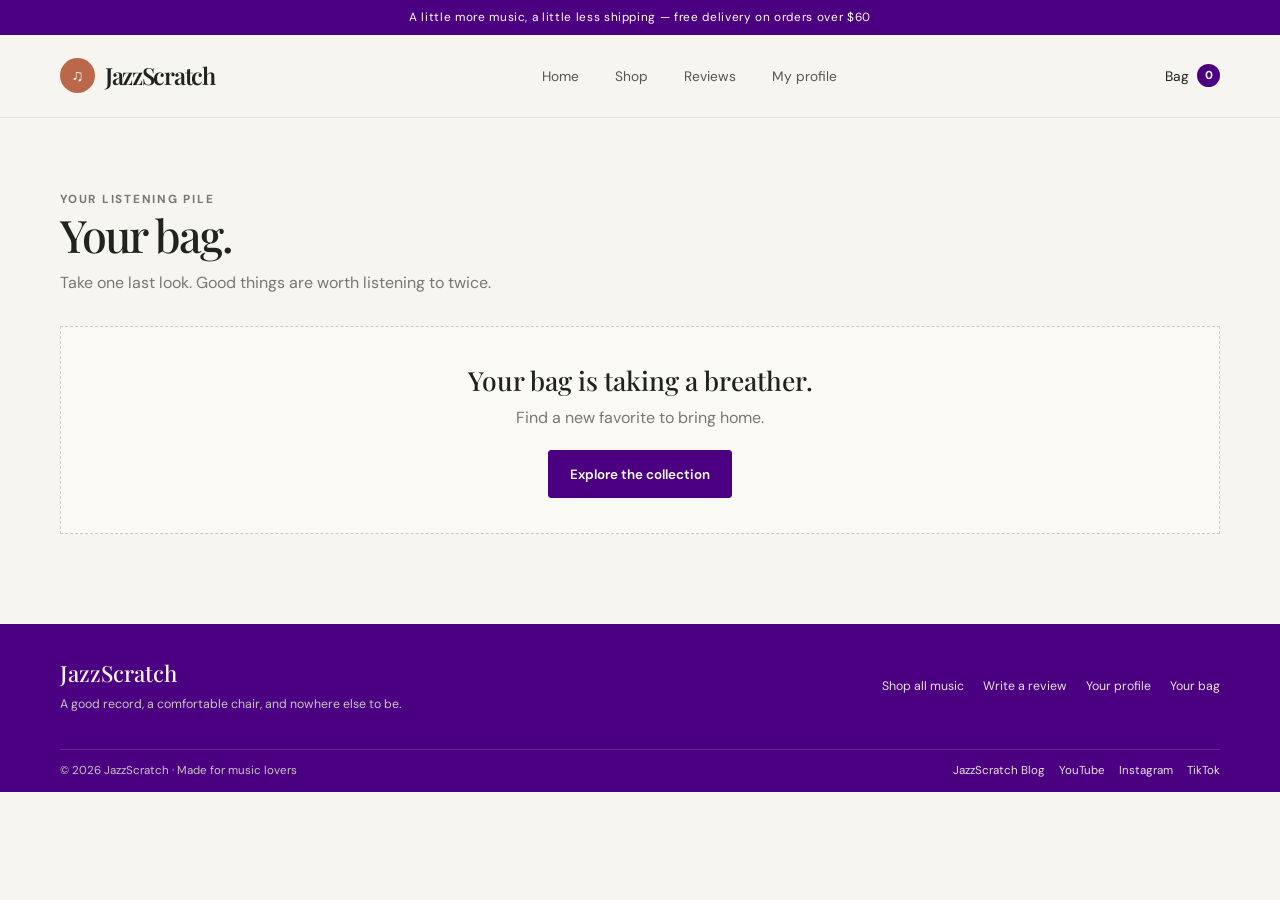
<file: cart.html>
<!doctype html>
<html lang="en">
<head>
  <meta charset="utf-8">
  <meta name="viewport" content="width=device-width, initial-scale=1">
  <meta name="theme-color" content="#4B0082">
  <meta name="description" content="Review your JazzScratch shopping bag.">
  <title>Your bag — JazzScratch</title>
  <link rel="stylesheet" href="styles.css">
  <script defer src="products.js"></script>
  <script defer src="app.js"></script>
</head>
<body>
  <div class="announcement">A little more music, a little less shipping — free delivery on orders over $60</div>
  <header class="site-header"><div class="shell header-inner">
    <a class="brand" href="index.html" aria-label="JazzScratch home"><span class="brand-mark" aria-hidden="true">♫</span><span class="brand-name">JazzScratch</span></a>
    <nav class="main-nav" data-main-nav aria-label="Main navigation"><a href="index.html">Home</a><a href="products.html">Shop</a><a href="product-review.html">Reviews</a><a href="profile.html">My profile</a></nav>
    <div class="header-actions"><a class="cart-link" href="cart.html" aria-current="page">Bag <span class="cart-count" data-cart-count aria-label="0 items in cart">0</span></a><button class="menu-toggle" data-menu-toggle type="button" aria-label="Open navigation" aria-expanded="false">☰</button></div>
  </div></header>
  <main class="shell page-main">
    <header class="page-heading"><p class="eyebrow">Your listening pile</p><h1>Your bag.</h1><p>Take one last look. Good things are worth listening to twice.</p></header>
    <div data-cart-content></div>
  </main>
  <footer class="site-footer"><div class="shell footer-inner"><div><a class="footer-brand" href="index.html">JazzScratch</a><p class="footer-copy">A good record, a comfortable chair, and nowhere else to be.</p></div><nav class="footer-links" aria-label="Footer navigation"><a href="products.html">Shop all music</a><a href="product-review.html">Write a review</a><a href="profile.html">Your profile</a><a href="cart.html">Your bag</a></nav></div><div class="shell footer-bottom"><div class="footer-bottom-inner"><span>© 2026 JazzScratch · Made for music lovers</span><nav class="social-links" aria-label="Social media"><a href="#">JazzScratch Blog</a><a href="#">YouTube</a><a href="#">Instagram</a><a href="#">TikTok</a></nav></div></div></footer>
</body>
</html>
</file>
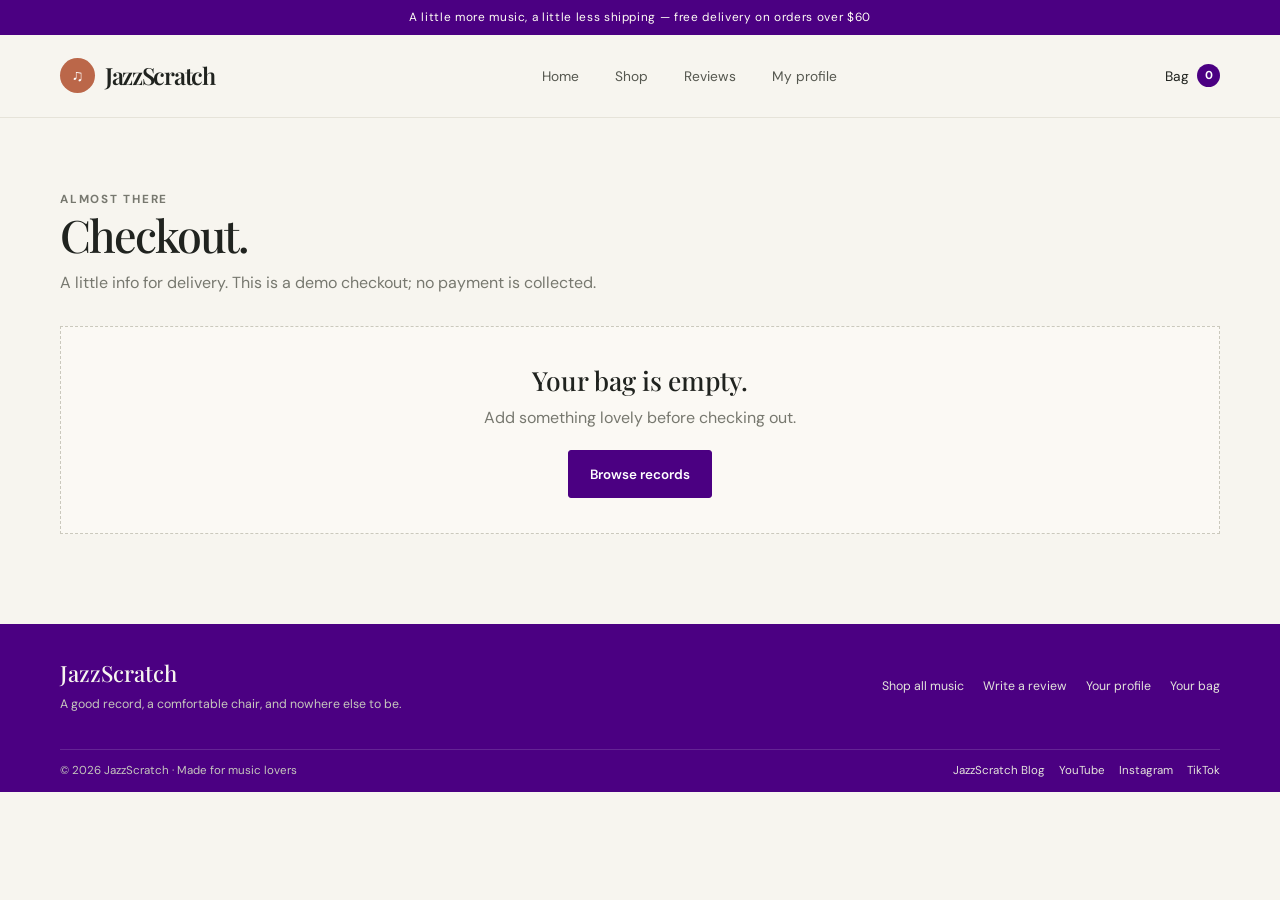
<file: checkout.html>
<!doctype html>
<html lang="en">
<head>
  <meta charset="utf-8">
  <meta name="viewport" content="width=device-width, initial-scale=1">
  <meta name="theme-color" content="#4B0082">
  <meta name="description" content="Complete your JazzScratch demo checkout.">
  <title>Checkout — JazzScratch</title>
  <link rel="stylesheet" href="styles.css">
  <script defer src="products.js"></script>
  <script defer src="app.js"></script>
</head>
<body>
  <div class="announcement">A little more music, a little less shipping — free delivery on orders over $60</div>
  <header class="site-header"><div class="shell header-inner">
    <a class="brand" href="index.html" aria-label="JazzScratch home"><span class="brand-mark" aria-hidden="true">♫</span><span class="brand-name">JazzScratch</span></a>
    <nav class="main-nav" data-main-nav aria-label="Main navigation"><a href="index.html">Home</a><a href="products.html">Shop</a><a href="product-review.html">Reviews</a><a href="profile.html">My profile</a></nav>
    <div class="header-actions"><a class="cart-link" href="cart.html">Bag <span class="cart-count" data-cart-count aria-label="0 items in cart">0</span></a><button class="menu-toggle" data-menu-toggle type="button" aria-label="Open navigation" aria-expanded="false">☰</button></div>
  </div></header>
  <main class="shell page-main">
    <header class="page-heading"><p class="eyebrow">Almost there</p><h1>Checkout.</h1><p>A little info for delivery. This is a demo checkout; no payment is collected.</p></header>
    <div data-checkout-content>
      <div class="checkout-layout">
        <form class="content-card" data-checkout-form>
          <h2 class="serif" style="margin-top:0">Delivery details</h2>
          <div class="form-grid">
            <div class="form-field full"><label for="checkout-name">Full name</label><input class="field" id="checkout-name" name="name" autocomplete="name" required></div>
            <div class="form-field full"><label for="checkout-email">Email address</label><input class="field" id="checkout-email" name="email" type="email" autocomplete="email" required></div>
            <div class="form-field full"><label for="checkout-address">Street address</label><input class="field" id="checkout-address" name="address" autocomplete="street-address" required></div>
            <div class="form-field"><label for="checkout-city">City</label><input class="field" id="checkout-city" name="city" autocomplete="address-level2" required></div>
            <div class="form-field"><label for="checkout-postcode">Postal code</label><input class="field" id="checkout-postcode" name="postcode" autocomplete="postal-code" required></div>
          </div>
          <button class="button form-submit" type="submit">Place demo order</button>
          <p class="summary-note">No real payment will be taken.</p>
        </form>
        <aside class="content-card summary-card" data-checkout-summary></aside>
      </div>
    </div>
  </main>
  <footer class="site-footer"><div class="shell footer-inner"><div><a class="footer-brand" href="index.html">JazzScratch</a><p class="footer-copy">A good record, a comfortable chair, and nowhere else to be.</p></div><nav class="footer-links" aria-label="Footer navigation"><a href="products.html">Shop all music</a><a href="product-review.html">Write a review</a><a href="profile.html">Your profile</a><a href="cart.html">Your bag</a></nav></div><div class="shell footer-bottom"><div class="footer-bottom-inner"><span>© 2026 JazzScratch · Made for music lovers</span><nav class="social-links" aria-label="Social media"><a href="#">JazzScratch Blog</a><a href="#">YouTube</a><a href="#">Instagram</a><a href="#">TikTok</a></nav></div></div></footer>
</body>
</html>
</file>
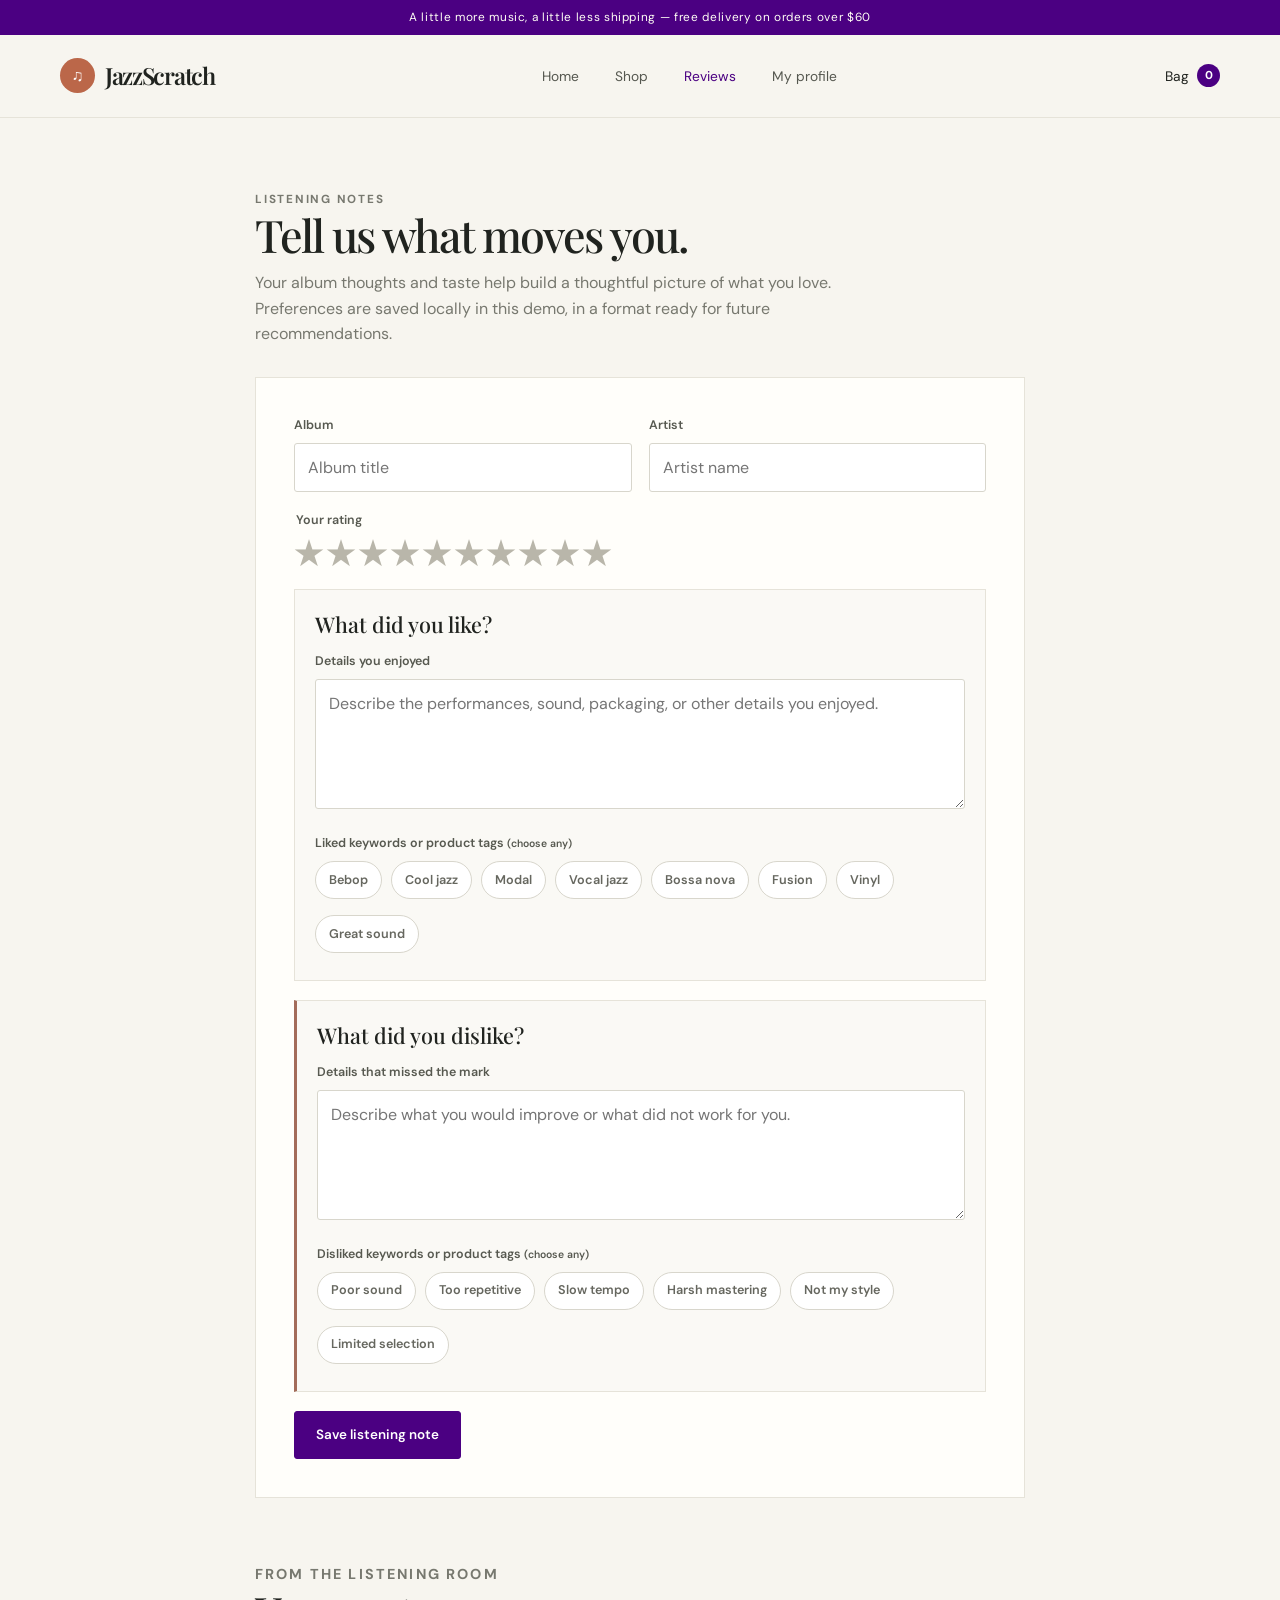
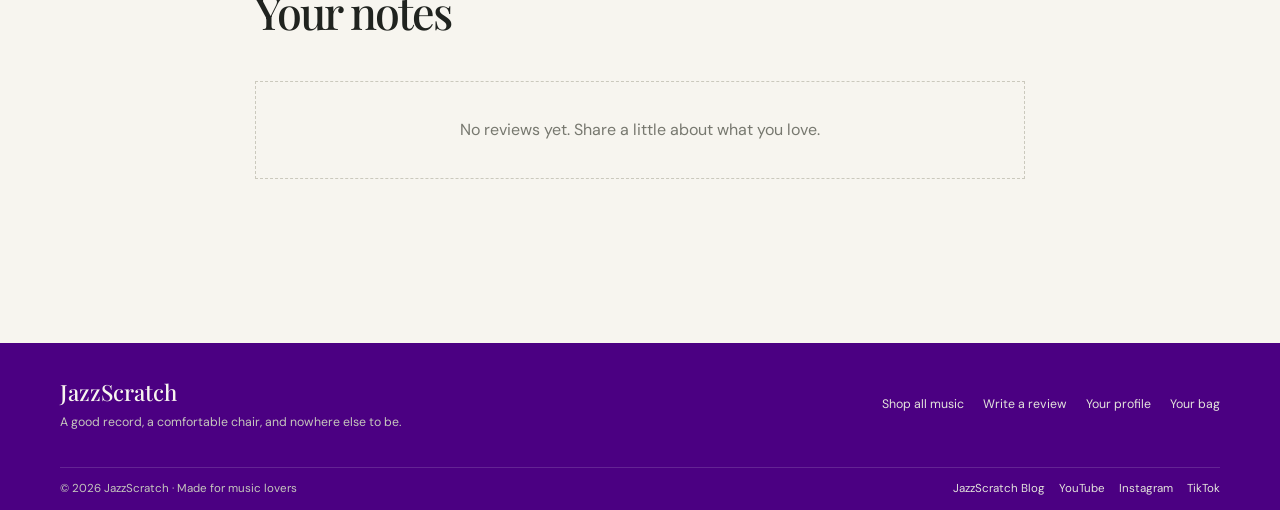
<file: product-review.html>
<!doctype html>
<html lang="en">
<head>
  <meta charset="utf-8">
  <meta name="viewport" content="width=device-width, initial-scale=1">
  <meta name="theme-color" content="#4B0082">
  <meta name="description" content="Share a jazz review, rating, likes, dislikes, and product tags with JazzScratch.">
  <title>Reviews & listening notes — JazzScratch</title>
  <link rel="stylesheet" href="styles.css">
  <script defer src="products.js"></script>
  <script defer src="app.js"></script>
</head>
<body>
  <div class="announcement">A little more music, a little less shipping — free delivery on orders over $60</div>
  <header class="site-header"><div class="shell header-inner">
    <a class="brand" href="index.html" aria-label="JazzScratch home"><span class="brand-mark" aria-hidden="true">♫</span><span class="brand-name">JazzScratch</span></a>
    <nav class="main-nav" data-main-nav aria-label="Main navigation"><a href="index.html">Home</a><a href="products.html">Shop</a><a href="product-review.html">Reviews</a><a href="profile.html">My profile</a></nav>
    <div class="header-actions"><a class="cart-link" href="cart.html">Bag <span class="cart-count" data-cart-count aria-label="0 items in cart">0</span></a><button class="menu-toggle" data-menu-toggle type="button" aria-label="Open navigation" aria-expanded="false">☰</button></div>
  </div></header>
  <main class="shell page-main">
    <header class="page-heading review-shell"><p class="eyebrow">Listening notes</p><h1>Tell us what moves you.</h1><p>Your album thoughts and taste help build a thoughtful picture of what you love. Preferences are saved locally in this demo, in a format ready for future recommendations.</p></header>
    <section class="content-card review-shell">
      <form class="review-fields" data-review-form>
        <div class="form-grid">
          <div class="form-field"><label for="review-album">Album</label><input class="field" id="review-album" name="album" required placeholder="Album title"></div>
          <div class="form-field"><label for="review-artist">Artist</label><input class="field" id="review-artist" name="artist" required placeholder="Artist name"></div>
        </div>
        <fieldset class="form-field star-rating-field">
          <legend class="filter-label">Your rating</legend>
          <div class="star-rating" role="radiogroup" aria-label="Rating from 1 to 10 stars">
            <input type="radio" id="rating-1" name="rating" value="1"><label for="rating-1" title="1 star">★</label>
            <input type="radio" id="rating-2" name="rating" value="2"><label for="rating-2" title="2 stars">★</label>
            <input type="radio" id="rating-3" name="rating" value="3"><label for="rating-3" title="3 stars">★</label>
            <input type="radio" id="rating-4" name="rating" value="4"><label for="rating-4" title="4 stars">★</label>
            <input type="radio" id="rating-5" name="rating" value="5"><label for="rating-5" title="5 stars">★</label>
            <input type="radio" id="rating-6" name="rating" value="6"><label for="rating-6" title="6 stars">★</label>
            <input type="radio" id="rating-7" name="rating" value="7"><label for="rating-7" title="7 stars">★</label>
            <input type="radio" id="rating-8" name="rating" value="8"><label for="rating-8" title="8 stars">★</label>
            <input type="radio" id="rating-9" name="rating" value="9"><label for="rating-9" title="9 stars">★</label>
            <input type="radio" id="rating-10" name="rating" value="10" required><label for="rating-10" title="10 stars">★</label>
          </div>
        </fieldset>
        <section class="review-section" aria-labelledby="liked-heading">
          <div class="form-field">
            <h2 id="liked-heading">What did you like?</h2>
            <label for="review-liked">Details you enjoyed</label>
            <textarea class="textarea" id="review-liked" name="liked" maxlength="1200" placeholder="Describe the performances, sound, packaging, or other details you enjoyed."></textarea>
          </div>
          <div class="form-field">
            <span class="filter-label">Liked keywords or product tags <small>(choose any)</small></span>
            <div class="choice-grid">
              <label class="choice"><input type="checkbox" name="liked-tag" value="Bebop"><span>Bebop</span></label>
              <label class="choice"><input type="checkbox" name="liked-tag" value="Cool jazz"><span>Cool jazz</span></label>
              <label class="choice"><input type="checkbox" name="liked-tag" value="Modal"><span>Modal</span></label>
              <label class="choice"><input type="checkbox" name="liked-tag" value="Vocal jazz"><span>Vocal jazz</span></label>
              <label class="choice"><input type="checkbox" name="liked-tag" value="Bossa nova"><span>Bossa nova</span></label>
              <label class="choice"><input type="checkbox" name="liked-tag" value="Fusion"><span>Fusion</span></label>
              <label class="choice"><input type="checkbox" name="liked-tag" value="Vinyl"><span>Vinyl</span></label>
              <label class="choice"><input type="checkbox" name="liked-tag" value="Great sound"><span>Great sound</span></label>
            </div>
          </div>
        </section>
        <section class="review-section review-section-disliked" aria-labelledby="disliked-heading">
          <div class="form-field">
            <h2 id="disliked-heading">What did you dislike?</h2>
            <label for="review-disliked">Details that missed the mark</label>
            <textarea class="textarea" id="review-disliked" name="disliked" maxlength="1200" placeholder="Describe what you would improve or what did not work for you."></textarea>
          </div>
          <div class="form-field">
            <span class="filter-label">Disliked keywords or product tags <small>(choose any)</small></span>
            <div class="choice-grid">
              <label class="choice choice-disliked"><input type="checkbox" name="disliked-tag" value="Poor sound"><span>Poor sound</span></label>
              <label class="choice choice-disliked"><input type="checkbox" name="disliked-tag" value="Too repetitive"><span>Too repetitive</span></label>
              <label class="choice choice-disliked"><input type="checkbox" name="disliked-tag" value="Slow tempo"><span>Slow tempo</span></label>
              <label class="choice choice-disliked"><input type="checkbox" name="disliked-tag" value="Harsh mastering"><span>Harsh mastering</span></label>
              <label class="choice choice-disliked"><input type="checkbox" name="disliked-tag" value="Not my style"><span>Not my style</span></label>
              <label class="choice choice-disliked"><input type="checkbox" name="disliked-tag" value="Limited selection"><span>Limited selection</span></label>
            </div>
          </div>
        </section>
        <div><button class="button" type="submit">Save listening note</button><p class="notice" data-review-message hidden role="status"></p></div>
      </form>
    </section>
    <section class="review-shell section-tight"><div class="section-heading"><div><p class="eyebrow">From the listening room</p><h2>Your notes</h2></div></div><div class="review-list" data-review-list></div></section>
  </main>
  <footer class="site-footer"><div class="shell footer-inner"><div><a class="footer-brand" href="index.html">JazzScratch</a><p class="footer-copy">A good record, a comfortable chair, and nowhere else to be.</p></div><nav class="footer-links" aria-label="Footer navigation"><a href="products.html">Shop all music</a><a href="product-review.html">Write a review</a><a href="profile.html">Your profile</a><a href="cart.html">Your bag</a></nav></div><div class="shell footer-bottom"><div class="footer-bottom-inner"><span>© 2026 JazzScratch · Made for music lovers</span><nav class="social-links" aria-label="Social media"><a href="#">JazzScratch Blog</a><a href="#">YouTube</a><a href="#">Instagram</a><a href="#">TikTok</a></nav></div></div></footer>
</body>
</html>
</file>
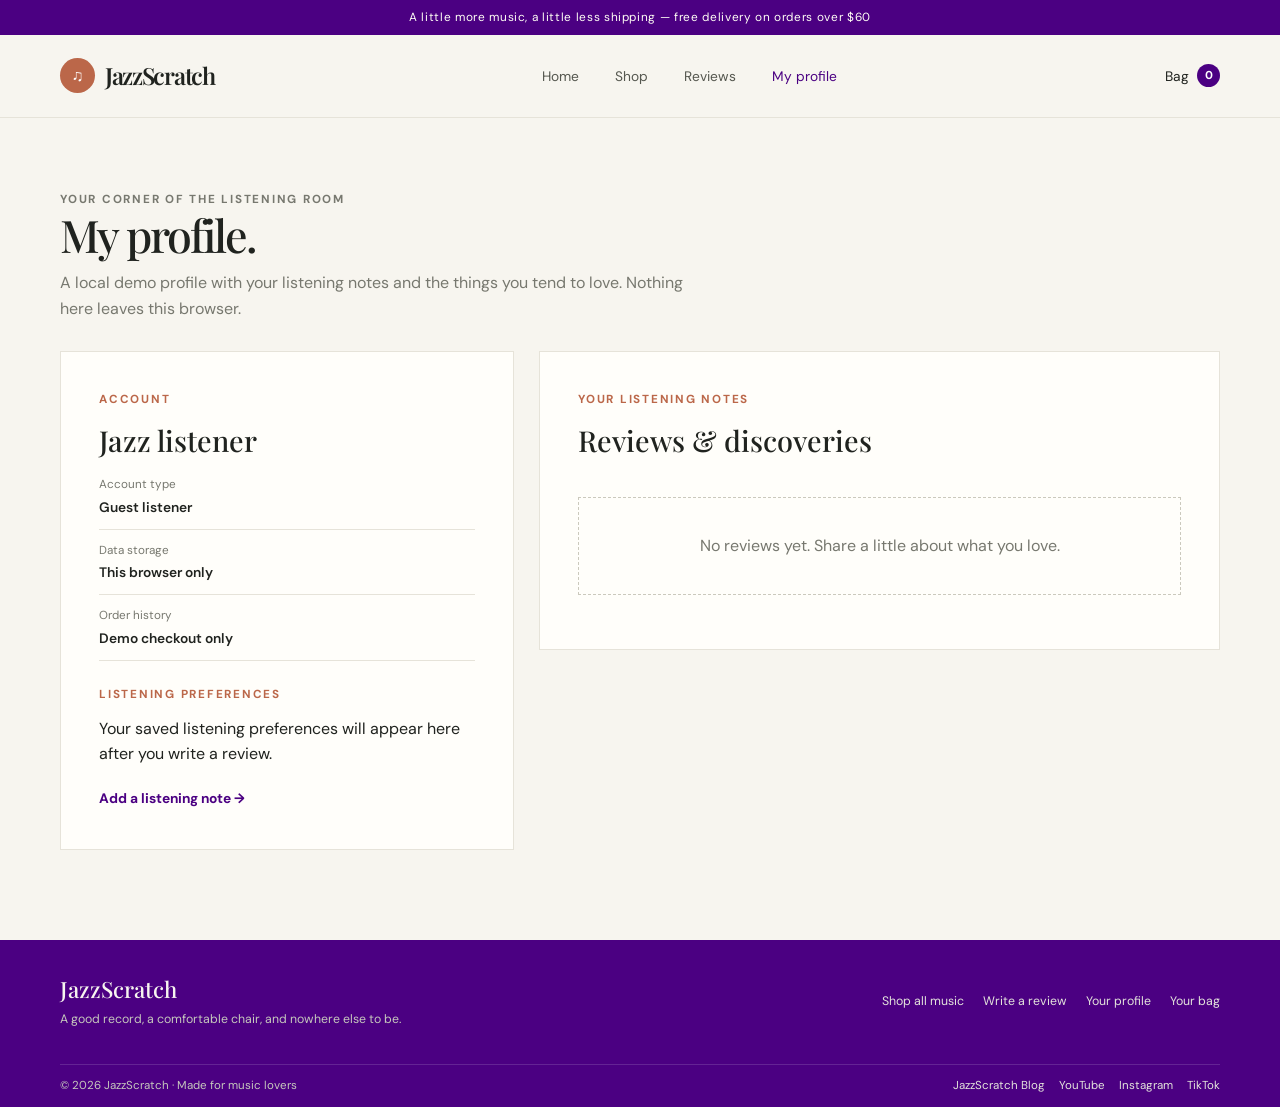
<file: profile.html>
<!doctype html>
<html lang="en">
<head>
  <meta charset="utf-8">
  <meta name="viewport" content="width=device-width, initial-scale=1">
  <meta name="theme-color" content="#4B0082">
  <meta name="description" content="See your JazzScratch demo profile, reviews, and listening preferences.">
  <title>Your profile — JazzScratch</title>
  <link rel="stylesheet" href="styles.css">
  <script defer src="products.js"></script>
  <script defer src="app.js"></script>
</head>
<body>
  <div class="announcement">A little more music, a little less shipping — free delivery on orders over $60</div>
  <header class="site-header"><div class="shell header-inner">
    <a class="brand" href="index.html" aria-label="JazzScratch home"><span class="brand-mark" aria-hidden="true">♫</span><span class="brand-name">JazzScratch</span></a>
    <nav class="main-nav" data-main-nav aria-label="Main navigation"><a href="index.html">Home</a><a href="products.html">Shop</a><a href="product-review.html">Reviews</a><a href="profile.html">My profile</a></nav>
    <div class="header-actions"><a class="cart-link" href="cart.html">Bag <span class="cart-count" data-cart-count aria-label="0 items in cart">0</span></a><button class="menu-toggle" data-menu-toggle type="button" aria-label="Open navigation" aria-expanded="false">☰</button></div>
  </div></header>
  <main class="shell page-main">
    <header class="page-heading"><p class="eyebrow">Your corner of the listening room</p><h1>My profile.</h1><p>A local demo profile with your listening notes and the things you tend to love. Nothing here leaves this browser.</p></header>
    <div class="profile-grid">
      <section class="content-card" aria-labelledby="account-heading">
        <p class="eyebrow">Account</p><h2 id="account-heading" class="profile-name">Jazz listener</h2>
        <dl class="profile-data"><div><dt>Account type</dt><dd>Guest listener</dd></div><div><dt>Data storage</dt><dd>This browser only</dd></div><div><dt>Order history</dt><dd>Demo checkout only</dd></div></dl>
        <p class="eyebrow" style="margin-top:24px">Listening preferences</p>
        <div class="preference-chips" data-profile-preferences></div>
        <a class="text-link" style="margin-top:20px" href="product-review.html">Add a listening note →</a>
      </section>
      <section class="content-card" aria-labelledby="profile-reviews-heading">
        <p class="eyebrow">Your listening notes</p><h2 id="profile-reviews-heading" class="profile-name">Reviews &amp; discoveries</h2>
        <div class="review-list" data-profile-reviews></div>
      </section>
    </div>
  </main>
  <footer class="site-footer"><div class="shell footer-inner"><div><a class="footer-brand" href="index.html">JazzScratch</a><p class="footer-copy">A good record, a comfortable chair, and nowhere else to be.</p></div><nav class="footer-links" aria-label="Footer navigation"><a href="products.html">Shop all music</a><a href="product-review.html">Write a review</a><a href="profile.html">Your profile</a><a href="cart.html">Your bag</a></nav></div><div class="shell footer-bottom"><div class="footer-bottom-inner"><span>© 2026 JazzScratch · Made for music lovers</span><nav class="social-links" aria-label="Social media"><a href="#">JazzScratch Blog</a><a href="#">YouTube</a><a href="#">Instagram</a><a href="#">TikTok</a></nav></div></div></footer>
</body>
</html>
</file>
<file: styles.css>
@import url('https://fonts.googleapis.com/css2?family=DM+Sans:wght@400;500;600;700&family=Playfair+Display:wght@500;600;700&display=swap');

:root {
  color-scheme: light;
  --paper: #f7f5ef;
  --surface: #fffefa;
  --ink: #20231f;
  --muted: #77786f;
  --line: #e6e3d9;
  --olive: #4B0082;
  --olive-dark: #4B0082;
  --rust: #bb6749;
  --butter: #e9c879;
  --serif: 'Playfair Display', Georgia, serif;
  --sans: 'DM Sans', Arial, sans-serif;
  --shadow: 0 16px 42px rgba(37, 39, 31, .08);
}

* { box-sizing: border-box; }
html { scroll-behavior: smooth; }
body {
  margin: 0;
  background: var(--paper);
  color: var(--ink);
  font: 16px/1.6 var(--sans);
}
img { display: block; max-width: 100%; }
a { color: inherit; text-decoration: none; }
button, input, select, textarea { font: inherit; }
button, a, input, select, textarea { -webkit-tap-highlight-color: transparent; }
button { cursor: pointer; }
.shell { width: min(1160px, calc(100% - 48px)); margin-inline: auto; }
.sr-only {
  position: absolute;
  width: 1px;
  height: 1px;
  overflow: hidden;
  clip: rect(0, 0, 0, 0);
  white-space: nowrap;
  clip-path: inset(50%);
}
.eyebrow {
  margin: 0 0 12px;
  color: var(--rust);
  font-size: .73rem;
  font-weight: 700;
  letter-spacing: .15em;
  text-transform: uppercase;
}
.serif { font-family: var(--serif); font-weight: 500; letter-spacing: -.035em; }
.announcement {
  padding: 8px 20px;
  background: var(--olive-dark);
  color: #fffdf5;
  text-align: center;
  font-size: .74rem;
  letter-spacing: .055em;
}
.site-header { position: relative; z-index: 3; background: var(--paper); border-bottom: 1px solid var(--line); }
.header-inner {
  min-height: 82px;
  display: flex;
  align-items: center;
  justify-content: space-between;
  gap: 30px;
}
.brand { display: inline-flex; align-items: center; gap: 10px; white-space: nowrap; }
.brand-mark {
  display: grid;
  width: 35px;
  height: 35px;
  place-items: center;
  border-radius: 50%;
  background: var(--rust);
  color: white;
  font-size: 1rem;
}
.brand-name { font-family: var(--serif); font-size: 1.48rem; font-weight: 600; letter-spacing: -.055em; }
.main-nav { display: flex; align-items: center; gap: clamp(18px, 3vw, 36px); }
.main-nav a { color: #55574f; font-size: .86rem; transition: color .2s ease; }
.main-nav a:hover, .main-nav a[aria-current="page"] { color: var(--olive); }
.header-actions { display: flex; align-items: center; gap: 17px; }
.cart-link { display: inline-flex; align-items: center; gap: 8px; font-size: .86rem; }
.cart-count {
  display: inline-grid;
  min-width: 23px;
  height: 23px;
  padding-inline: 5px;
  place-items: center;
  border-radius: 50px;
  background: var(--olive);
  color: white;
  font-size: .72rem;
  font-weight: 700;
}
.menu-toggle { display: none; border: 0; background: none; color: var(--ink); font-size: 1.5rem; }

.button {
  display: inline-flex;
  min-height: 48px;
  align-items: center;
  justify-content: center;
  gap: 9px;
  padding: 0 21px;
  border: 1px solid var(--olive);
  border-radius: 3px;
  background: var(--olive);
  color: white;
  font-size: .84rem;
  font-weight: 600;
  transition: background .2s, color .2s, transform .2s;
}
.button:hover { transform: translateY(-1px); background: var(--olive-dark); border-color: var(--olive-dark); }
.button-outline { background: transparent; color: var(--olive); }
.button-outline:hover { background: var(--olive); color: white; }
.button-small { min-height: 39px; padding-inline: 14px; font-size: .78rem; }
.text-link { display: inline-flex; align-items: center; gap: 8px; color: var(--olive); font-size: .86rem; font-weight: 700; }
.text-link:hover { color: var(--olive); }

.hero {
  min-height: 535px;
  display: grid;
  grid-template-columns: 1.03fr .97fr;
  overflow: hidden;
  background: #e9e7dc;
}
.hero-copy { display: flex; flex-direction: column; align-items: flex-start; justify-content: center; padding: 75px max(44px, calc((100vw - 1160px) / 2)); padding-right: 35px; }
.hero h1 { max-width: 600px; margin: 0 0 20px; font: 500 clamp(3rem, 5.4vw, 5.1rem)/1.04 var(--serif); letter-spacing: -.055em; }
.hero-copy > p:not(.eyebrow) { max-width: 440px; margin: 0 0 27px; color: #62645b; }
.hero-image { min-height: 535px; background: linear-gradient(90deg, rgba(233,231,220,.1), transparent 30%), url('https://images.unsplash.com/photo-1415201364774-f6f0bb35f28f?auto=format&fit=crop&w=1400&q=85') center 53%/cover; }
.hero-note { display: inline-flex; align-items: center; gap: 8px; margin-top: 25px; color: var(--muted); font-size: .76rem; }
.hero-note span { color: var(--rust); }

.section { padding-block: 84px; }
.section-tight { padding-block: 58px; }
.section-heading { display: flex; align-items: end; justify-content: space-between; gap: 25px; margin-bottom: 28px; }
.section-heading h2, .page-heading h1 { margin: 0; font: 500 clamp(2rem, 3.5vw, 3rem)/1.15 var(--serif); letter-spacing: -.045em; }
.section-heading p { max-width: 420px; margin: 7px 0 0; color: var(--muted); font-size: .9rem; }
.product-grid { display: grid; grid-template-columns: repeat(4, minmax(0, 1fr)); gap: 38px 22px; align-items: stretch; }
.product-card { min-width: 0; display: flex; flex-direction: column; height: 100%; }
.product-image-wrap { position: relative; overflow: hidden; aspect-ratio: 1 / 1.05; background: #e6e1d5; }
.product-image { width: 100%; height: 100%; object-fit: cover; transition: transform .45s ease; }
.product-card:hover .product-image { transform: scale(1.035); }
.product-badge { position: absolute; top: 13px; left: 13px; padding: 5px 9px; background: var(--paper); color: var(--olive); font-size: .67rem; font-weight: 700; letter-spacing: .055em; text-transform: uppercase; }
.product-info { display: flex; flex: 1; flex-direction: column; min-width: 0; padding-top: 13px; }
.product-artist { margin: 0 0 2px; color: var(--muted); font-size: .77rem; }
.product-title { min-height: 2.7em; margin: 0; font: 500 1.18rem/1.35 var(--serif); }
.product-meta { display: flex; align-items: center; justify-content: space-between; gap: 8px; margin-top: 9px; }
.product-price { font-size: .9rem; font-weight: 700; }
.product-format { color: var(--muted); font-size: .72rem; }
.card-add { align-self: flex-start; margin-top: 13px; }
.empty-state { grid-column: 1 / -1; padding: 35px; border: 1px dashed #cbc9bd; color: var(--muted); text-align: center; }

.feature-band {
  display: grid;
  grid-template-columns: repeat(3, 1fr);
  gap: 20px;
  margin-block: 12px 36px;
  padding-block: 27px;
  border-block: 1px solid var(--line);
}
.feature { display: flex; align-items: flex-start; gap: 13px; }
.feature-icon { color: var(--rust); font-size: 1.2rem; }
.feature strong { display: block; font-size: .85rem; }
.feature span:last-child { color: var(--muted); font-size: .77rem; }
.story-panel { display: grid; min-height: 390px; grid-template-columns: 1fr 1fr; background: #e8dfcb; }
.story-image { min-height: 300px; background: url('https://images.unsplash.com/photo-1524368535928-5b5e00ddc76b?auto=format&fit=crop&w=1200&q=85') center/cover; }
.story-copy { display: flex; flex-direction: column; align-items: flex-start; justify-content: center; padding: clamp(32px, 6vw, 76px); }
.story-copy h2 { max-width: 460px; margin: 0 0 14px; font: 500 clamp(2rem, 3vw, 2.8rem)/1.15 var(--serif); letter-spacing: -.04em; }
.story-copy p:not(.eyebrow) { max-width: 440px; margin: 0 0 24px; color: #66675f; font-size: .9rem; }

.page-main { min-height: 56vh; padding-block: 62px 90px; }
.page-heading { margin-bottom: 30px; }
.page-heading p { max-width: 650px; margin: 10px 0 0; color: var(--muted); }
.toolbar { display: grid; grid-template-columns: minmax(180px, 1fr) repeat(4, minmax(150px, 180px)); gap: 12px; margin-bottom: 27px; }
.field, .select, .textarea {
  width: 100%;
  min-height: 47px;
  padding: 11px 13px;
  border: 1px solid #d8d6cc;
  border-radius: 3px;
  background: var(--surface);
  color: var(--ink);
}
.textarea { min-height: 130px; resize: vertical; }
.field:focus, .select:focus, .textarea:focus { outline: 2px solid rgba(75, 0, 130, .22); border-color: var(--olive); }
.filter-label, .form-field label { display: block; margin-bottom: 7px; color: #575950; font-size: .78rem; font-weight: 600; }
.toolbar .field, .toolbar .select { align-self: end; }

.detail-layout { display: grid; grid-template-columns: 1fr 1fr; gap: clamp(35px, 7vw, 85px); align-items: start; }
.detail-image { width: 100%; aspect-ratio: 1 / 1; object-fit: cover; background: #e6e1d5; }
.detail-copy { padding-top: 16px; }
.detail-copy h1 { margin: 0 0 7px; font: 500 clamp(2.5rem, 4vw, 3.8rem)/1.08 var(--serif); letter-spacing: -.05em; }
.detail-artist { margin: 0; color: var(--muted); }
.detail-price { margin: 22px 0; font-size: 1.2rem; font-weight: 700; }
.detail-description { max-width: 540px; color: #62645b; }
.detail-purchase { display: flex; flex-wrap: wrap; align-items: flex-end; gap: 12px; margin: 27px 0 35px; }
.detail-format { display: grid; gap: 5px; min-width: 145px; color: #575950; font-size: .78rem; font-weight: 600; }
.detail-format .select { min-width: 145px; }
.quantity-input { width: 78px; min-height: 48px; padding: 8px; border: 1px solid #d8d6cc; background: var(--surface); text-align: center; }
.spec-list { margin: 0; border-top: 1px solid var(--line); }
.spec-row { display: flex; justify-content: space-between; gap: 20px; padding: 12px 0; border-bottom: 1px solid var(--line); font-size: .83rem; }
.spec-row dt { color: var(--muted); }
.spec-row dd { margin: 0; font-weight: 600; text-align: right; }

.content-card { padding: clamp(22px, 4vw, 38px); border: 1px solid var(--line); background: var(--surface); }
.cart-layout, .checkout-layout { display: grid; grid-template-columns: minmax(0, 1.5fr) minmax(270px, .75fr); gap: 38px; align-items: start; }
.cart-line { display: grid; grid-template-columns: 96px 1fr auto; gap: 20px; align-items: center; padding: 19px 0; border-bottom: 1px solid var(--line); }
.cart-line:first-child { padding-top: 0; }
.cart-line img { width: 96px; height: 96px; object-fit: cover; background: #e6e1d5; }
.cart-line h3 { margin: 0; font: 500 1.15rem/1.3 var(--serif); }
.cart-line p { margin: 4px 0; color: var(--muted); font-size: .79rem; }
.cart-line-controls { display: flex; flex-wrap: wrap; align-items: center; gap: 13px; margin-top: 10px; }
.qty-control { display: flex; align-items: center; gap: 10px; }
.qty-control button, .remove-button { padding: 3px 7px; border: 1px solid var(--line); background: transparent; color: var(--ink); }
.remove-button { border: 0; color: var(--rust); font-size: .78rem; text-decoration: underline; }
.line-total { align-self: start; padding-top: 8px; font-size: .87rem; font-weight: 700; white-space: nowrap; }
.summary-card { position: sticky; top: 20px; }
.summary-card h2 { margin: 0 0 19px; font: 500 1.55rem var(--serif); }
.summary-row { display: flex; justify-content: space-between; gap: 15px; padding: 9px 0; color: #66675f; font-size: .85rem; }
.summary-total { margin-top: 8px; padding-top: 16px; border-top: 1px solid var(--line); color: var(--ink); font-size: 1rem; font-weight: 700; }
.summary-card .button { width: 100%; margin-top: 17px; }
.summary-note { margin: 13px 0 0; color: var(--muted); font-size: .74rem; text-align: center; }
.empty-cart { padding: 35px; border: 1px dashed #cbc9bd; background: rgba(255,254,250,.55); text-align: center; }
.empty-cart h2 { margin: 0 0 7px; font: 500 1.65rem var(--serif); }
.empty-cart p { margin: 0 0 20px; color: var(--muted); }

.form-layout { display: grid; grid-template-columns: minmax(0, 1.2fr) minmax(280px, .8fr); gap: 38px; align-items: start; }
.form-grid { display: grid; grid-template-columns: repeat(2, 1fr); gap: 17px; }
.form-field.full { grid-column: 1 / -1; }
.form-field { min-width: 0; }
.form-field .field, .form-field .select, .form-field .textarea { background: white; }
.form-submit { margin-top: 20px; }
.notice { margin: 0 0 19px; padding: 14px 16px; border-left: 3px solid var(--olive); background: #eee5f5; color: var(--olive-dark); font-size: .86rem; }
.notice-error { border-color: var(--rust); background: #f7ece6; color: #763d2a; }
.order-lines { margin: 0; padding: 0; list-style: none; }
.order-lines li { display: flex; justify-content: space-between; gap: 15px; padding: 8px 0; border-bottom: 1px solid var(--line); font-size: .8rem; }

.review-shell { max-width: 770px; margin-inline: auto; }
.review-fields { display: grid; gap: 19px; }
.choice-grid { display: flex; flex-wrap: wrap; gap: 9px; }
.choice { position: relative; }
.choice input { position: absolute; width: 1px; height: 1px; opacity: 0; }
.choice span { display: inline-flex; min-height: 38px; align-items: center; padding: 0 13px; border: 1px solid #d8d6cc; border-radius: 50px; background: white; color: #66675f; font-size: .79rem; cursor: pointer; }
.choice input:checked + span { border-color: var(--olive); background: var(--olive); color: white; }
.choice input:focus-visible + span { outline: 2px solid var(--rust); outline-offset: 2px; }
.star-rating-field { margin: 0; padding: 0; border: 0; }
.star-rating { display: flex; align-items: center; gap: 3px; }
.star-rating input { position: absolute; width: 1px; height: 1px; opacity: 0; }
.star-rating label { margin: 0; color: #b9b6aa; font-size: 2rem; line-height: 1; cursor: pointer; transition: color .15s ease, transform .15s ease; }
.star-rating label:hover, .star-rating label.filled { color: #c58a34; }
.star-rating input:focus-visible + label { outline: 2px solid var(--rust); outline-offset: 2px; border-radius: 2px; }
.star-rating:hover label { color: #b9b6aa; }
.star-rating label:hover, .star-rating label:hover ~ label { color: #b9b6aa; }
.star-rating label.filled { color: #c58a34; }
.review-section { display: grid; gap: 17px; padding: 20px; border: 1px solid var(--line); background: #faf9f5; }
.review-section h2 { margin: 0 0 14px; font: 500 1.35rem var(--serif); }
.review-section-disliked { border-left: 3px solid #a36c5a; }
.choice-disliked input:checked + span { border-color: #8c5a49; background: #8c5a49; }
.review-stars { display: inline-block; margin-left: 5px; color: #c58a34; font-size: .9em; letter-spacing: 1px; }
.review-feedback { margin-top: 10px; }
.review-feedback p { margin-top: 3px; }
.review-feedback-disliked strong { color: #8c5a49; }
.review-list { display: grid; gap: 15px; margin-top: 22px; }
.review-item { padding: 18px; border: 1px solid var(--line); background: white; }
.review-item h3 { margin: 0; font: 500 1.1rem var(--serif); }
.review-item-header { display: flex; align-items: flex-start; justify-content: space-between; gap: 12px; }
.delete-review-button { flex: 0 0 auto; padding: 5px 8px; border: 1px solid #b28a7d; background: transparent; color: #7a4c3e; font-size: .75rem; cursor: pointer; }
.delete-review-button:hover, .delete-review-button:focus-visible { background: #f2e3de; }
.review-item p { margin: 7px 0 0; color: #62645b; font-size: .86rem; white-space: pre-wrap; }
.review-item small { color: var(--muted); }
.profile-grid { display: grid; grid-template-columns: .8fr 1.2fr; gap: 25px; align-items: start; }
.profile-name { margin: 0 0 5px; font: 500 1.8rem var(--serif); }
.profile-data { margin: 0; }
.profile-data div { padding: 11px 0; border-bottom: 1px solid var(--line); }
.profile-data dt { color: var(--muted); font-size: .73rem; }
.profile-data dd { margin: 2px 0 0; font-size: .86rem; font-weight: 600; }
.preference-chips { display: flex; flex-wrap: wrap; gap: 8px; margin-top: 12px; }
.preference-chip { padding: 5px 10px; border-radius: 50px; background: #eee5f5; color: var(--olive-dark); font-size: .75rem; }
.preference-chip-disliked { background: #f2e3de; color: #7a4c3e; }
.interpretation-shell { margin-top: 55px; padding: clamp(22px, 4vw, 38px); border: 1px solid var(--line); background: var(--surface); }
.interpretation-heading { display: flex; align-items: flex-start; justify-content: space-between; gap: 20px; }
.interpretation-heading h2 { margin: 0; font: 500 clamp(1.7rem, 3vw, 2.35rem)/1.12 var(--serif); }
.interpretation-status { padding: 6px 10px; border-radius: 50px; background: #eef0e5; color: var(--olive-dark); font-size: .72rem; white-space: nowrap; }
.interpretation-status-suggested { background: #e7eddf; color: #4f5f35; }
.interpretation-status-not-suggested { background: #f2e3de; color: #7a4c3e; }
.interpretation-status-unsure { background: #eeeae0; color: #686258; }
.interpretation-copy { max-width: 720px; margin: 18px 0; color: #62645b; font-size: .92rem; }
.interpretation-block { margin-top: 17px; }
.interpretation-block strong, .interpretation-dislikes strong { color: #575950; font-size: .78rem; }
.interpretation-dislikes { margin: 18px 0 0; color: #62645b; font-size: .82rem; }
.suggestion-rating { display: flex; align-items: center; gap: 8px; margin-top: 22px; padding-top: 17px; border-top: 1px solid var(--line); }
.suggestion-rating > span { margin-right: 4px; color: #62645b; font-size: .82rem; }
.suggestion-rating button { width: 40px; height: 40px; border: 1px solid var(--line); border-radius: 50%; background: white; cursor: pointer; font-size: 1rem; }
.suggestion-rating button:hover, .suggestion-rating button.is-selected { border-color: var(--olive); background: #eef0e5; }

.site-footer { margin-top: 0; background: #4B0082; color: #f7f5ef; }
.footer-inner { display: grid; grid-template-columns: 1fr auto; gap: 28px; align-items: center; padding-block: 34px; }
.footer-brand { font: 500 1.4rem var(--serif); }
.footer-copy { max-width: 420px; margin: 5px 0 0; color: #c6c7bd; font-size: .77rem; }
.footer-links { display: flex; flex-wrap: wrap; justify-content: end; gap: 19px; }
.footer-links a { color: #e4e3dc; font-size: .77rem; }
.footer-bottom { padding: 12px 0; border-top: 1px solid rgba(255,255,255,.14); color: #c6c7bd; font-size: .72rem; }
.footer-bottom-inner { display: flex; align-items: center; justify-content: space-between; gap: 16px; }
.social-links { display: flex; flex-wrap: wrap; justify-content: flex-end; gap: 14px; }
.social-links a { color: #e4e3dc; }
.social-links a:hover { text-decoration: underline; }

@media (max-width: 900px) {
  .main-nav { gap: 17px; }
  .main-nav a { font-size: .8rem; }
  .toolbar { grid-template-columns: repeat(3, minmax(0, 1fr)); }
  .product-grid { grid-template-columns: repeat(2, minmax(0, 1fr)); gap: 28px 18px; }
  .hero { min-height: 470px; }
  .hero-image { min-height: 470px; }
  .cart-layout, .checkout-layout, .form-layout { gap: 22px; }
}
@media (max-width: 700px) {
  .shell { width: min(100% - 34px, 560px); }
  .announcement { font-size: .68rem; }
  .header-inner { min-height: 70px; }
  .menu-toggle { display: block; order: 3; }
  .main-nav {
    position: absolute;
    top: 100%;
    right: 0;
    left: 0;
    display: none;
    align-items: stretch;
    gap: 0;
    padding: 8px 22px 17px;
    border-bottom: 1px solid var(--line);
    background: var(--paper);
  }
  .main-nav.is-open { display: flex; flex-direction: column; }
  .main-nav a { padding: 10px 0; font-size: .9rem; }
  .header-actions { margin-left: auto; }
  .cart-link { font-size: .8rem; }
  .hero { grid-template-columns: 1fr; }
  .hero-copy { min-height: 390px; padding: 50px 28px; }
  .hero h1 { font-size: clamp(3rem, 12vw, 4.3rem); }
  .hero-image { min-height: 310px; }
  .section { padding-block: 61px; }
  .section-heading { align-items: flex-start; flex-direction: column; gap: 14px; }
  .feature-band { grid-template-columns: 1fr; gap: 19px; padding-block: 24px; }
  .story-panel { grid-template-columns: 1fr; }
  .story-image { min-height: 280px; }
  .story-copy { padding: 37px 27px; }
  .page-main { padding-block: 45px 65px; }
  .toolbar { grid-template-columns: 1fr 1fr; }
  .toolbar .field { grid-column: 1 / -1; }
  .detail-layout { grid-template-columns: 1fr; gap: 24px; }
  .interpretation-heading { flex-direction: column; }
  .suggestion-rating { flex-wrap: wrap; }
  .suggestion-rating > span { width: 100%; }
  .detail-copy { padding-top: 0; }
  .cart-layout, .checkout-layout, .form-layout, .profile-grid { grid-template-columns: 1fr; }
  .summary-card { position: static; }
  .cart-line { grid-template-columns: 72px 1fr auto; gap: 12px; }
  .cart-line img { width: 72px; height: 78px; }
  .cart-line h3 { font-size: 1rem; }
  .footer-inner { grid-template-columns: 1fr; }
  .footer-links { justify-content: flex-start; }
  .footer-bottom-inner { align-items: flex-start; flex-direction: column; }
  .social-links { justify-content: flex-start; }
}
@media (max-width: 420px) {
  .shell { width: calc(100% - 28px); }
  .brand-name { font-size: 1.28rem; }
  .brand-mark { width: 31px; height: 31px; }
  .header-inner { gap: 12px; }
  .header-actions { gap: 0; }
  .product-grid { gap: 22px 12px; }
  .product-title { font-size: 1.04rem; }
  .product-image-wrap { aspect-ratio: 1 / 1.12; }
  .toolbar { grid-template-columns: 1fr; }
  .toolbar .field { grid-column: auto; }
  .form-grid { grid-template-columns: 1fr; }
  .form-field.full { grid-column: auto; }
  .cart-line { grid-template-columns: 62px 1fr; }
  .cart-line img { width: 62px; height: 70px; }
  .line-total { grid-column: 2; justify-self: start; padding-top: 0; }
}
</file>
